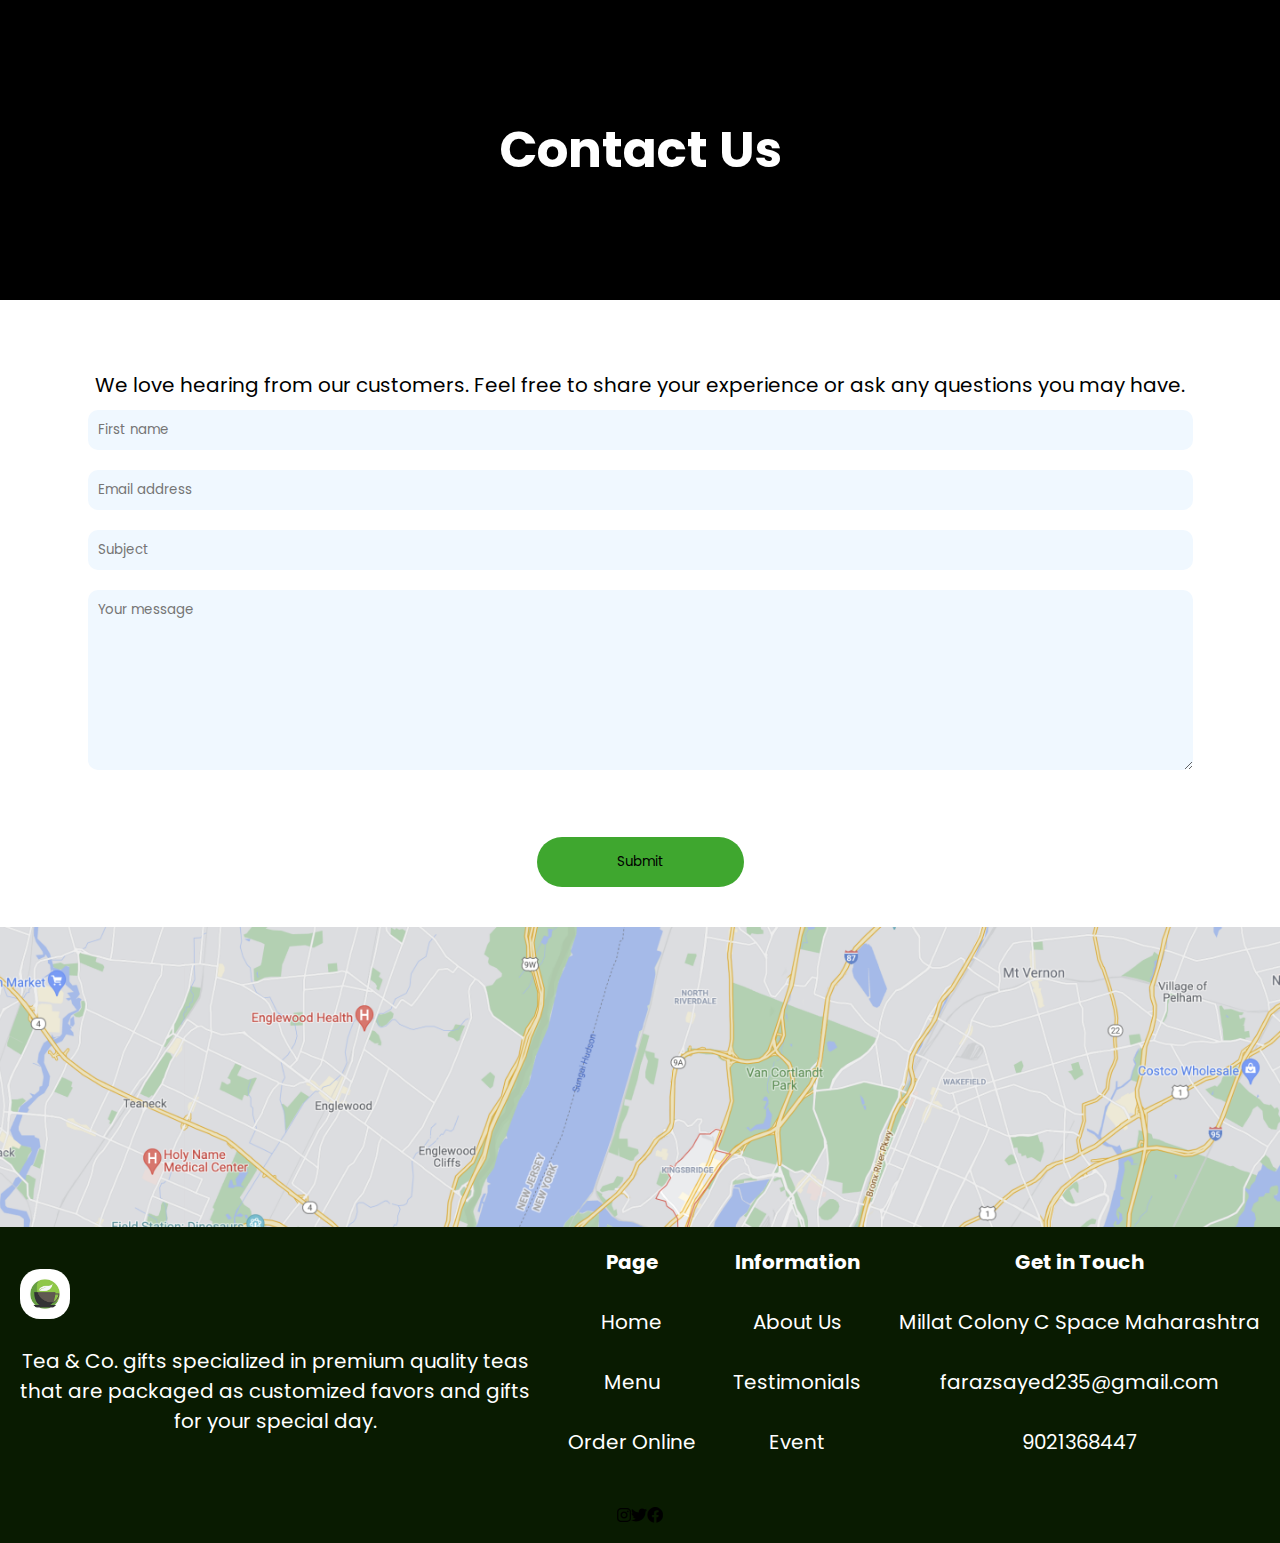
<file: teaweb-project/contact.html>
<!DOCTYPE html>
<html lang="en">
<head>
    <meta charset="UTF-8">
    <meta name="viewport" content="width=device-width, initial-scale=1.0">
    <title>Contact Us</title>
    <link href="https://fonts.googleapis.com/css2?family=Poppins&display=swap" rel="stylesheet">
    <link rel="stylesheet" href="https://cdnjs.cloudflare.com/ajax/libs/font-awesome/6.0.0-beta3/css/all.min.css">
    <style>
        * {
            padding: 0;
            margin: 0;
            box-sizing: border-box;
            font-family: 'Poppins', sans-serif;
            overflow-x: hidden;
        }

        .top {
            height: 300px;
            background-color: black;
            display: flex;
            justify-content: center;
            align-items: center;
        }

        h1 {
            font-size: 50px;
            color: white;
        }

        p {
            text-align: center;
            font-size: 20px;
            padding-top: 20px;
        }

        .container {
            display: flex;
            justify-content: center;
            align-items: center;
            flex-direction: column;
            margin-top: 50px;
            padding: 0 20px;
        }

        input,
        textarea {
            margin: 10px 0;
            padding: 10px;
            background-color: aliceblue;
            color: black;
            border-radius: 10px;
            border: none;
            width: 100%;
        }

        .btn {
            display: flex;
            justify-content: center;
            align-items: center;
            margin-top: 20px;
        }

        .btn button {
            padding: 15px 80px;
            background-color: #3FA72F;
            border: none;
            border-radius: 50px;
            margin-top: 30px;
            margin-bottom: 40px;
            cursor: pointer;
        }

        .map {
            height: 300px;
            width: 100%;
            background-image: url("contact-hero.png");
            background-size: cover;
        }

        .links {
            display: flex;
            justify-content: space-between;
            align-items: center;
            gap: 20px;
            padding: 20px;
            background-color: #091B01;
            width: 100%;
            flex-wrap: wrap;
        }

        .links p,
        .links h5 {
            color: #fff;
            font-size: 20px;
            padding-bottom: 10px;
            text-align: center;
        }

        .one img {
            height: 50px;
            width: 50px;
            object-fit: cover;
            border-radius: 20px;
        }

        .social-icon {
            background-color: #091B01;
            padding: 20px 0;
            display: flex;
            justify-content: center;
            align-items: center;
            width: 100%;
        }

        .fa-brands {
            font-size: 30px;
            color: #fff;
            transition: 0.5s;
        }

        .fa-brands:hover {
            transform: translateY(-8px);
        }

        @media (max-width: 768px) {
            .top {
                height: 200px;
            }

            .container {
                margin-top: 20px;
            }
        }
    </style>
</head>
<body>
    <div class="top">
        <h1>Contact Us</h1>
    </div>

    <div class="container">
        <p>We love hearing from our customers. Feel free to share your experience or ask any questions you may have.</p>
        <form name="submit-to-google-sheet">
            <input type="text" name="Name" placeholder="First name" required>
            <input type="Email" name="Email" placeholder="Email address" required>
            <input type="text" name="Subject" placeholder="Subject" required>
            <textarea name="Message" rows="8" placeholder="Your message" required></textarea>
        </form>
    </div>
    <div class="btn">
        <button class="btn" type="submit">Submit</button>
    </div>
    <div class="map"></div>
    <footer>
        <div class="links">
            <div class="one">
                <img src="logp-t.jpg" alt="tea-web">
                <p>Tea & Co. gifts specialized in premium quality teas <br>that are packaged as customized favors and gifts<br> for your special day.</p>
            </div>
            <div class="two">
                <h5>Page</h5>
                <p>Home</p>
                <p>Menu</p>
                <p>Order Online</p>
            </div>
            <div class="three">
                <h5>Information</h5>
                <p>About Us</p>
                <p>Testimonials</p>
                <p>Event</p>
            </div>
            <div class="four">
                <h5>Get in Touch</h5>
                <p>Millat Colony C Space Maharashtra</p>
                <p>farazsayed235@gmail.com</p>
                <p>9021368447</p>
            </div>
        </div>
        <div class="social-icon">
            <i class="fab fa-instagram"></i>
            <i class="fab fa-twitter"></i>
            <i class="fab fa-facebook"></i>
        </div>
    </footer>
</body>
</html>
</file>
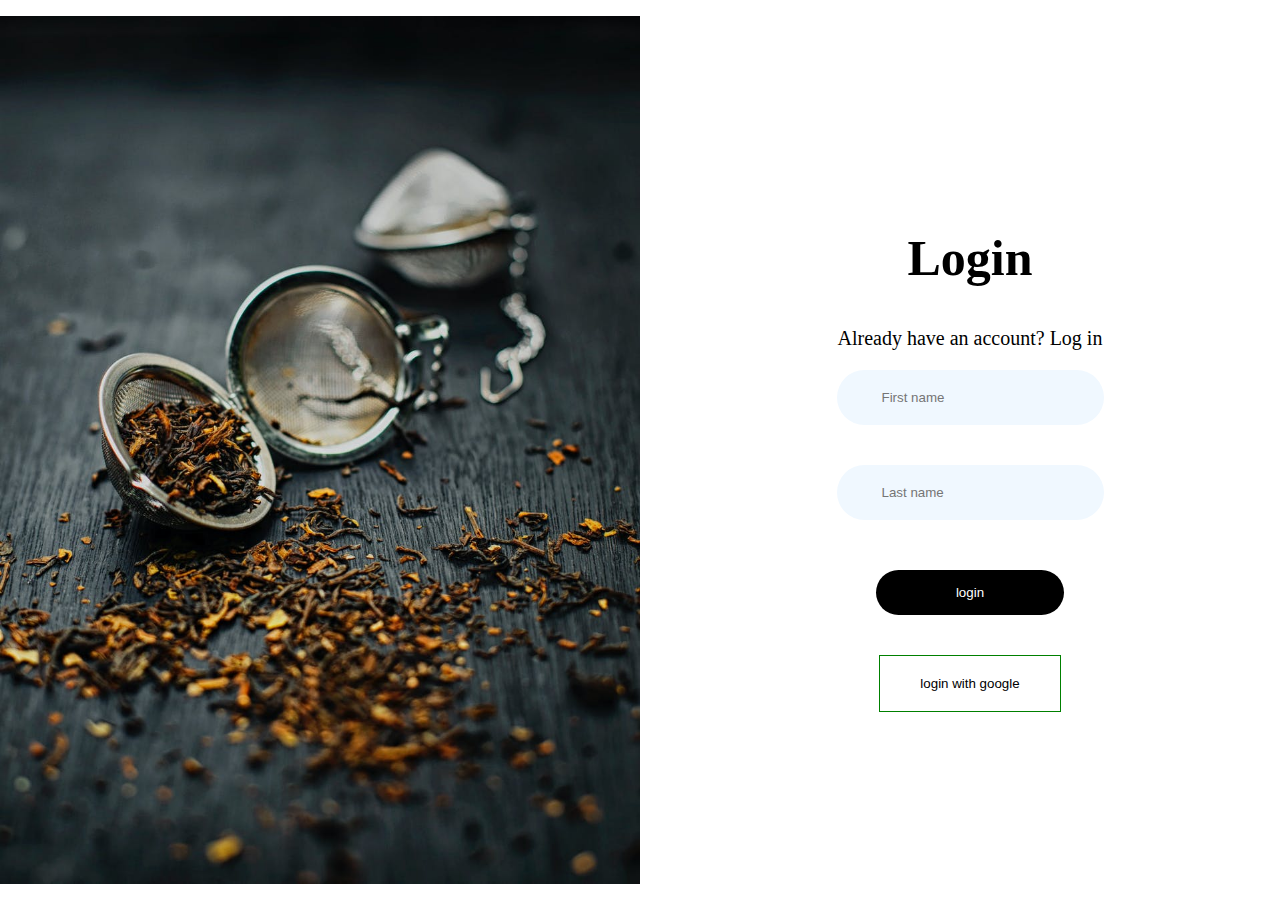
<file: teaweb-project/login.html>
<!DOCTYPE html>
<html lang="en">

<head>
    <meta charset="UTF-8">
    <meta name="viewport" content="width=device-width, initial-scale=1.0">
    <title>login</title>
</head>
<style>
    *{
        padding: 0;
        margin: 0;
    }
    .container {
        display: flex;
        align-items: center;
        justify-content: center;
        height: 100vh;
    }
    .container h1{
        text-align: center;
        font-size: 50px;
        padding: 40px 0;
    }
    .container p{
        text-align: center;
        font-size: 20px;
    }
    input{
        margin: 20px 8px;
        padding:  20px 45px;
        background-color: aliceblue;
        color:black;
        border-radius: 50px;
       
        border: none;
        
    }
    .btn{
        padding: 15px 80px;
        background-color: black;
        border: none;
        border-radius: 50px;
        margin-top: 30px;
        margin-bottom: 40px;
        color: #fff;
        cursor: pointer;
    }
    .google{
        padding: 20px 40px;
        background: transparent;
        border: 1px solid green;
        cursor: pointer;
    }

    img {
        max-width: 50%;
        margin-right: 20px;
    }

    .signin-form {
        flex: 1;
        display: flex;
        flex-direction: column;
        align-items: center;
     
    }
    @media (max-width: 768px) {
  .container {
    flex-direction: column;
    text-align: center;
  }

  img {
    max-width: 100%; 
    margin-right: 0; 
    margin-bottom: 20px; 
  }
}
</style>

<body>
    <div class="container">
        <img src="login.jpeg" alt="Your Image">
        <div class="signin-form">
            <!-- Your sign-in form content here -->
            <h1>Login</h1>
            <p>Already have an account? Log in</p>
            <input type="text" name="Name" placeholder="First name" required>
            <input type="Email" name="Email" placeholder="Last name" required>
            <button class="btn">login</button>
            <button class="google">login with google</button>


        </div>
    </div>




</body>

</html>
</file>
